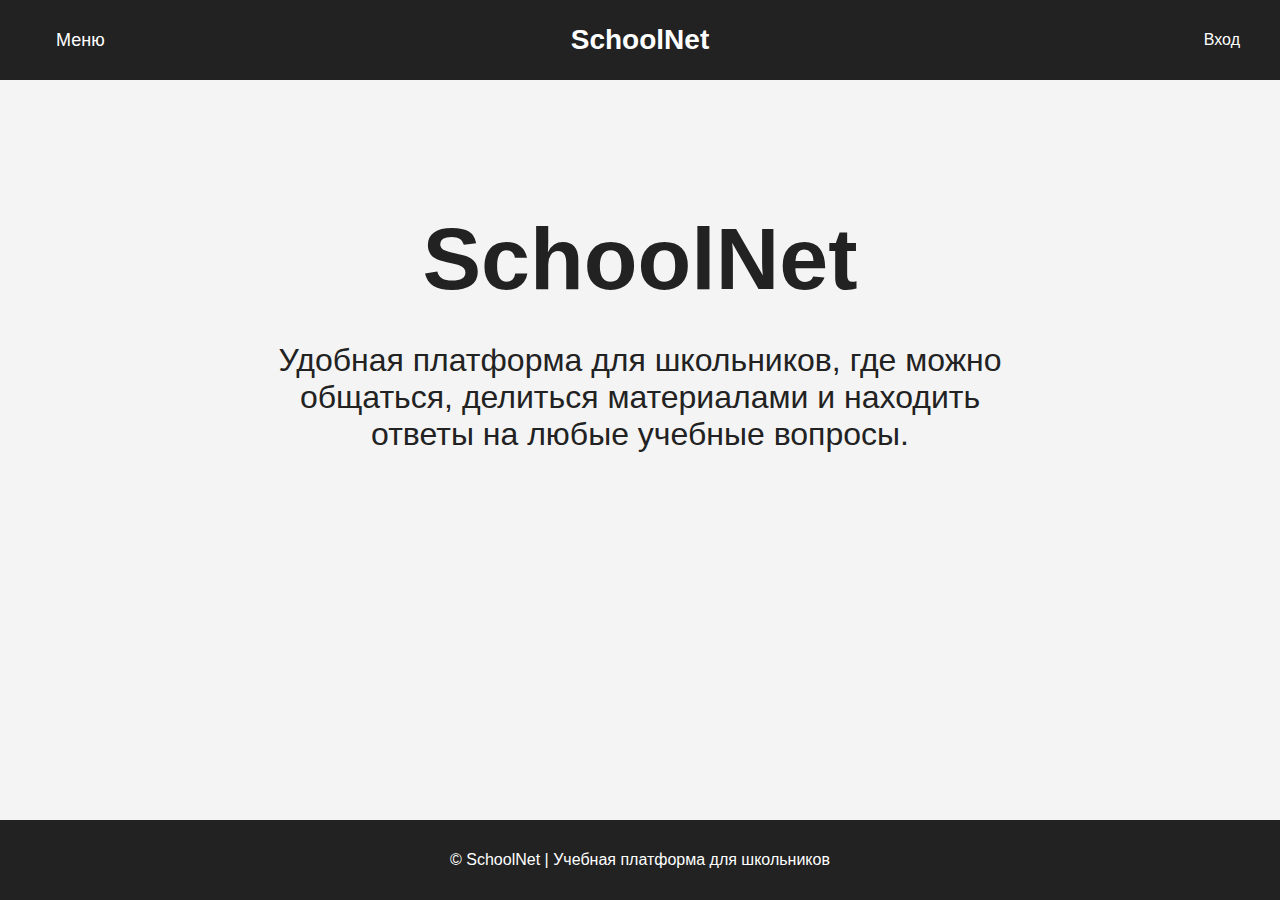
<file: index.html>
<!DOCTYPE html>
<html lang="ru">
<head>
    <meta charset="UTF-8">
    <meta name="viewport" content="width=device-width, initial-scale=1.0">
    <title>SchoolNet</title>
    <link rel="stylesheet" type="text/css" href="style.css">
</head>
<body>
    <header class="header">
        <div class="dropdown">
            <button class="dropbtn">Меню</button>
            <div class="drop_content">
                <a href="forum.html">Форум</a>
                <a href="library.html">Библиотека</a>
                <a href="questions.html">Вопрос-Ответ</a>
            </div>
        </div>
        
        <h1 class="logo">SchoolNet</h1>

        <div class="auth_link">
            <a href="login.html">Вход</a>
        </div>
    </header>

    <main class="body_full">
        <div class="centr">
            <h1 class="logotip">SchoolNet</h1>
        </div>
        <p class="opis">Удобная платформа для школьников, где можно общаться, делиться материалами и находить ответы на любые учебные вопросы.</p>
    </main>

    <footer class="footer">
        <p class="doki">© SchoolNet | Учебная платформа для школьников</p>
    </footer>
</body>
</html>
</file>
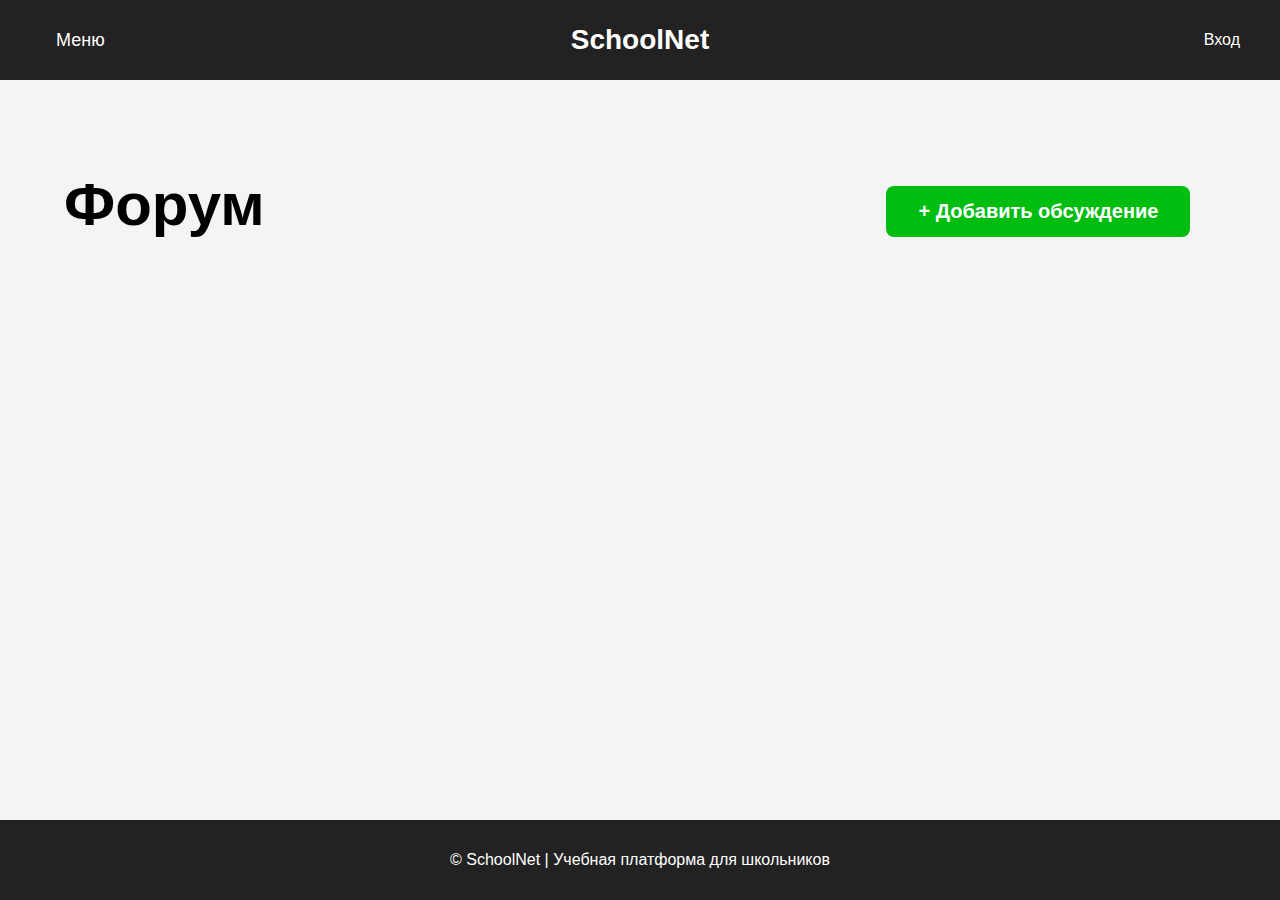
<file: forum.html>
<!DOCTYPE html>
<html lang="ru">
<head>
    <meta charset="UTF-8">
    <meta name="viewport" content="width=device-width, initial-scale=1.0">
    <title>Форум | SchoolNet</title>
    <link rel="stylesheet" type="text/css" href="style.css">
</head>
<body>
    <header class="header">
        <div class="dropdown">
            <button class="dropbtn">Меню</button>
            <div class="drop_content">
                <a href="forum.html">Форум</a>
                <a href="library.html">Библиотека</a>
                <a href="questions.html">Вопрос-Ответ</a>
            </div>
        </div>
        
        <a href="index.html" class="logo_link">SchoolNet</a>

        <div class="auth_link">
            <a href="login.html">Вход</a>
        </div>
    </header>

    <main class="body_full">
        <div class="header-line">
            <h1 class="flogo">Форум</h1>
            <button onclick="addCategoryCard()" class="btn-dark">+ Добавить обсуждение</button>
        </div>
    </main>

    <footer class="footer">
        <p class="doki">© SchoolNet | Учебная платформа для школьников</p>
    </footer>
</body>
</html>
</file>
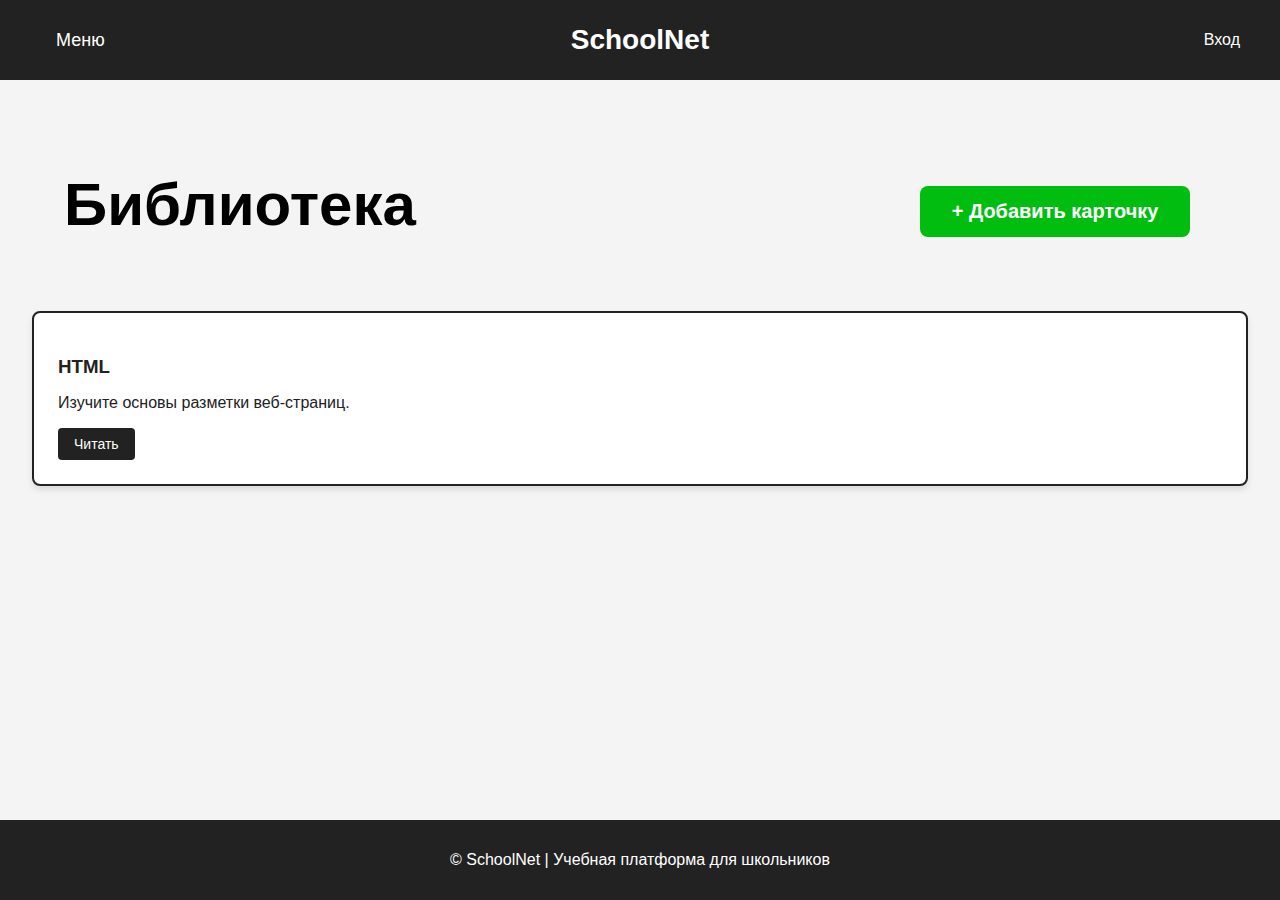
<file: library.html>
<!DOCTYPE html>
<html lang="ru">
<head>
    <meta charset="UTF-8">
    <meta name="viewport" content="width=device-width, initial-scale=1.0">
    <title>Библиотека | SchoolNet</title>
    <link rel="stylesheet" type="text/css" href="style.css">
</head>
<body>
    <header class="header">
        <div class="dropdown">
            <button class="dropbtn">Меню</button>
            <div class="drop_content">
                <a href="forum.html">Форум</a>
                <a href="library.html">Библиотека</a>
                <a href="questions.html">Вопрос-Ответ</a>
            </div>
        </div>
        
        <a href="index.html" class="logo_link">SchoolNet</a>

        <div class="auth_link">
            <a href="login.html">Вход</a>
        </div>
    </header>

    <main class="body_full">
        <div class="header-line">
            <h1 class="liblogo">Библиотека</h1>
            <button class="btn-dark" data-open="qa-ask">+ Добавить карточку</button>
        </div>

        <div class="container" id="cardsContainer">
            <div class="category-card visible">
                <h3>HTML</h3>
                <p>Изучите основы разметки веб-страниц.</p>
                <div class="card-actions">
                    <a href="pages/html-basics.html" class="btn">Читать</a>
                </div>
            </div>
        </div>
    </main>
    
    <footer class="footer">
        <p class="doki">© SchoolNet | Учебная платформа для школьников</p>
    </footer>

    <script src = 'script.js'></script>
    <div id="nameModal" class="modal" aria-hidden = 'true'>
        <div class="modal-content">
            <h3>Введите название темы</h3>
            <input type="text" id="cardNameInput" placeholder="Название темы">
            <div class="modal-actions">
                <button onclick="confirmName()">Создать</button>
                <button onclick="cancelName()">Отмена</button>
            </div>
        </div>
    </div>
</body>
</html>
</file>
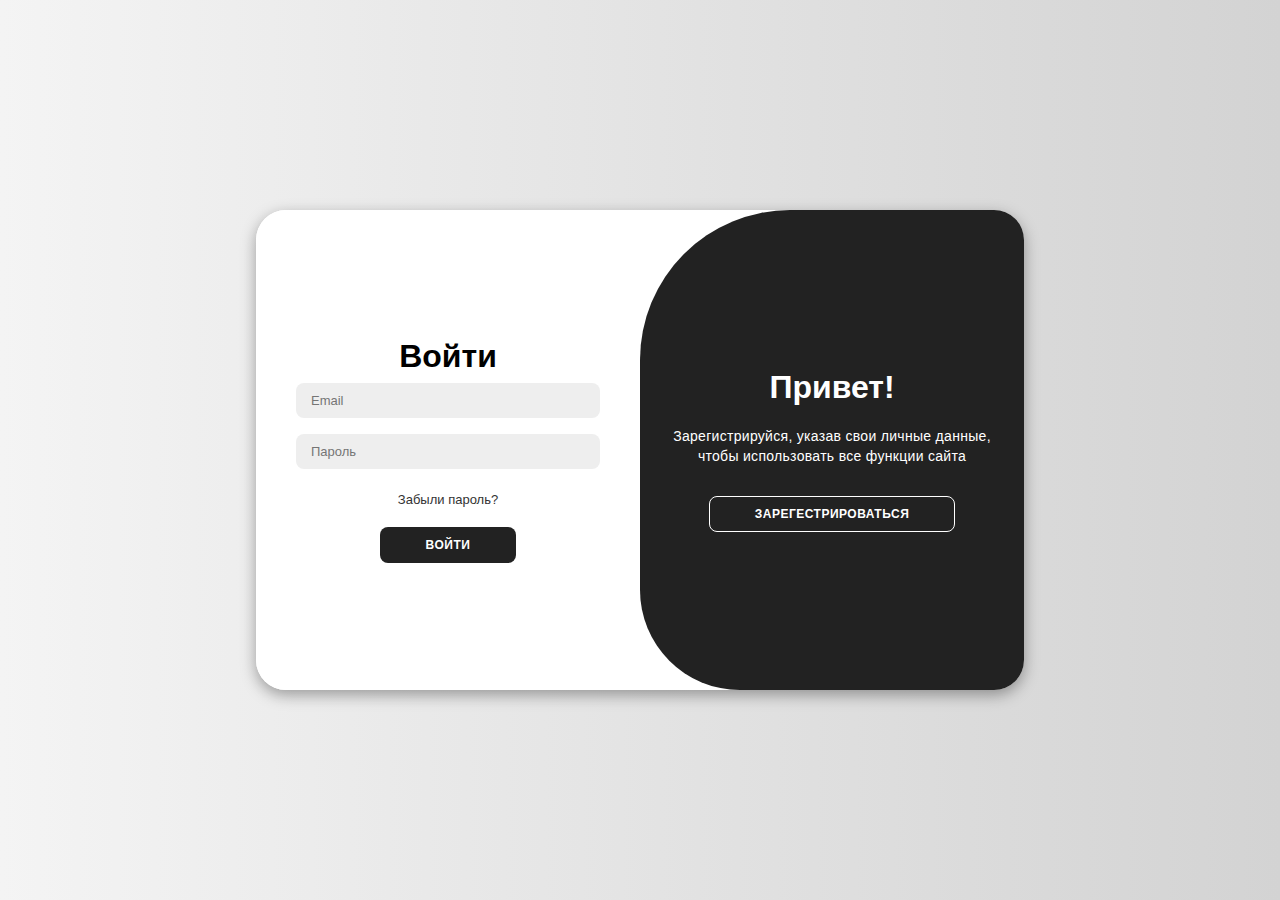
<file: login.html>
<!DOCTYPE html>
<html lang="ru">

<head>
    <meta charset="UTF-8">
    <meta name="viewport" content="width=device-width, initial-scale=1.0">
    <link rel="stylesheet" href="stylogin.css">
    <title>SchoolNet</title>
</head>

<body>

    <div class="container" id="container">
        <div class="form-container sign-up">
            <form>
                <h1>Создать аккаунт</h1>
                <input type="text" placeholder="Ваш личный код">
                <button>Зарегестрироваться</button>
            </form>
        </div>
        <div class="form-container sign-in">
            <form>
                <h1>Войти</h1>
                <input type="email" placeholder="Email">
                <input type="password" placeholder="Пароль">
                <a href="#">Забыли пароль?</a>
                <button>Войти</button>
            </form>
        </div>
        <div class="toggle-container">
            <div class="toggle">
                <div class="toggle-panel toggle-left">
                    <h1>Дабро пожаловать!</h1>
                    <p>Введи свои личные данные, чтобы использовать все функции сайта</p>
                    <button class="hidden" id="login">Войти</button>
                </div>
                <div class="toggle-panel toggle-right">
                    <h1>Привет!</h1>
                    <p>Зарегистрируйся, указав свои личные данные, чтобы использовать все функции сайта</p>
                    <button class="hidden" id="register">Зарегестрироваться</button>
                </div>
            </div>
        </div>
    </div>

    <script src="script-log.js"></script>
</body>

</html>
</file>
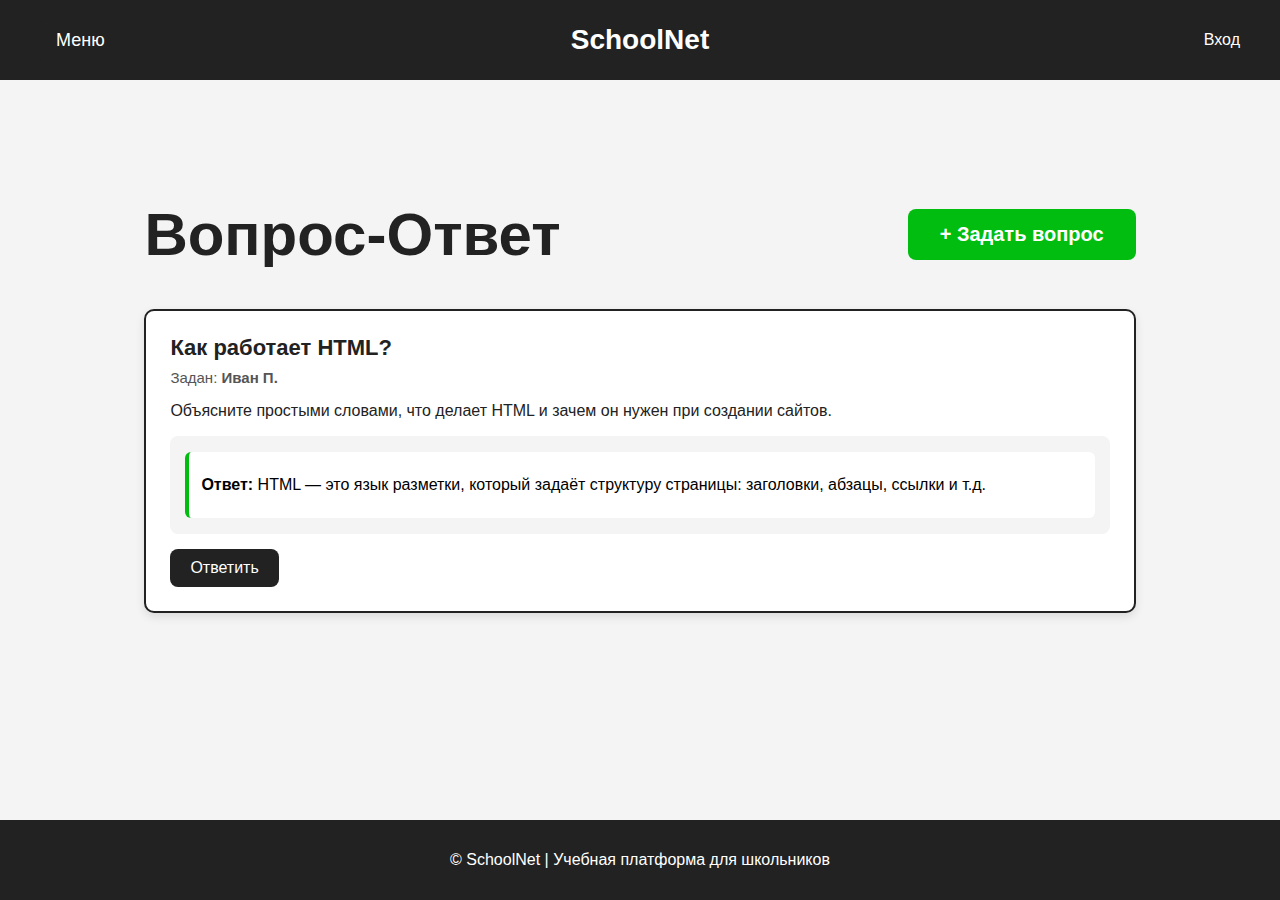
<file: questions.html>
<!DOCTYPE html>
<html lang="ru">
<head>
    <meta charset="UTF-8">
    <meta name="viewport" content="width=device-width, initial-scale=1.0">
    <title>Вопрос-Ответ | SchoolNet</title>
    <link rel="stylesheet" href="style.css">
    <link rel="stylesheet" href="questions.css">
</head>
<body>
    <header class="header">
        <div class="dropdown">
            <button class="dropbtn">Меню</button>
            <div class="drop_content">
                <a href="forum.html">Форум</a>
                <a href="library.html">Библиотека</a>
                <a href="questions.html">Вопрос-Ответ</a>
            </div>
        </div>

        <a href="index.html" class="logo_link">SchoolNet</a>

        <div class="auth_link">
            <a href="login.html">Вход</a>
        </div>
    </header>

    <main class="qa_wrapper">
    <main class="qa_page">
        <div class="qa_header_zone">
            <h1 class="qa_big_title">Вопрос-Ответ</h1>
            <button class="qa_add_btn" data-open = qa-ask>+ Задать вопрос</button>
        </div>

        <div class="qa_block_list">
            <div class="qa_item">
                <h3 class="qa_item_title">Как работает HTML?</h3>
                <p class="qa_item_author">Задан: <b>Иван П.</b></p>
                <p class="qa_item_text">Объясните простыми словами, что делает HTML и зачем он нужен при создании сайтов.</p>
                <div class="qa_answers_zone">
                    <div class="qa_answer_item">
                        <p><b>Ответ:</b> HTML — это язык разметки, который задаёт структуру страницы: заголовки, абзацы, ссылки и т.д.</p>
                    </div>
                </div>
                <button class="qa_reply_btn" data-open="qa-answer">Ответить</button>
            </div>
        </div>
    </main>
    </main>

    <footer class="footer">
        <p class="doki">© SchoolNet | Учебная платформа для школьников</p>
    </footer>

    
    <!-- ===== МОДАЛКА: ЗАДАТЬ ВОПРОС ===== -->
<div id="qa_modal_ask" class="qa_modal_wrap" aria-hidden="true">
  <div class="qa_modal_box">
    <button class="qa_modal_close_btn" data-modal="qa_modal_ask" aria-label="Закрыть">&times;</button>
    <h3 class="qa_modal_heading">Задать вопрос</h3>
    <form id="qa_form_ask" class="qa_modal_form">
      <input name="author" class="qa_field" type="text" placeholder="Ваше имя" required>
      <input name="class" class="qa_field" type="text" placeholder="Класс (напр. 8А)" required>
      <input name="topic" class="qa_field" type="text" placeholder="Тема вопроса" required>
      <textarea name="question" class="qa_textarea" placeholder="Опишите ваш вопрос..." required></textarea>
      <div class="qa_modal_actions">
        <button type="button" class="qa_btn qa_btn_cancel" data-modal="qa_modal_ask">Отмена</button>
        <button type="submit" class="qa_btn qa_btn_submit">Опубликовать</button>
      </div>
    </form>
  </div>
</div>

<!-- ===== МОДАЛКА: ОТВЕТИТЬ ===== -->
<div id="qa_modal_answer" class="qa_modal_wrap" aria-hidden="true">
  <div class="qa_modal_box">
    <button class="qa_modal_close_btn" data-modal="qa_modal_answer" aria-label="Закрыть">&times;</button>
    <h3 class="qa_modal_heading">Добавить ответ</h3>
    <form id="qa_form_answer" class="qa_modal_form">
      <input name="author" class="qa_field" type="text" placeholder="Ваше имя" required>
      <textarea name="answer" class="qa_textarea" placeholder="Напишите ответ..." required></textarea>
      <!-- скрытое поле, куда JS поместит id вопроса -->
      <input type="hidden" name="question_id" id="qa_answer_question_id">
      <div class="qa_modal_actions">
        <button type="button" class="qa_btn qa_btn_cancel" data-modal="qa_modal_answer">Отмена</button>
        <button type="submit" class="qa_btn qa_btn_submit">Отправить</button>
      </div>
    </form>
  </div>
</div>

<script>
/*
  Универсальный JS для открытия/закрытия модалок и привязки кнопок "Задать вопрос" и "Ответить".
  Работает даже если кнопки появляются динамически.
*/

(function(){
  // селекторы — уникальны для этого файла
  const ASK_BUTTON_SELECTOR = '[data-open="qa-ask"]';      // кнопка "Задать вопрос" — ставь data-open="qa-ask"
  const ANSWER_BUTTON_SELECTOR = '[data-open="qa-answer"]';// кнопки "Ответить" — ставь data-open="qa-answer" и data-id="ID_ВОПРОСА"
  const MODAL_ATTR = 'data-modal-id';

  // функции показа/скрытия модалки — используют aria-hidden
  function showModal(modalEl){
    if(!modalEl) return;
    modalEl.setAttribute('aria-hidden','false');
  }
  function hideModal(modalEl){
    if(!modalEl) return;
    modalEl.setAttribute('aria-hidden','true');
  }

  // прикрепим делегирование: на document слушаем клики по кнопкам открытия/закрытия
  document.addEventListener('click', function(e){
    // открыть модалку "Задать вопрос"
    const askBtn = e.target.closest(ASK_BUTTON_SELECTOR);
    if(askBtn){
      const modal = document.getElementById('qa_modal_ask');
      showModal(modal);
      return;
    }

    // открыть модалку "Ответить" — кнопки должны иметь data-id (id вопроса)
    const answerBtn = e.target.closest(ANSWER_BUTTON_SELECTOR);
    if(answerBtn){
      const questionId = answerBtn.getAttribute('data-id') || answerBtn.dataset.id;
      const modal = document.getElementById('qa_modal_answer');
      // поместим id в скрытое поле
      const hidden = document.getElementById('qa_answer_question_id');
      if(hidden) hidden.value = questionId || '';
      showModal(modal);
      return;
    }

    // кнопки закрыть/отмена — кнопки имеют data-modal атрибут у нас в HTML close и cancel
    const closeBtn = e.target.closest('.qa_modal_close_btn');
    if(closeBtn){
      const targetId = closeBtn.getAttribute('data-modal') || closeBtn.dataset.modal;
      // если у кнопки нет data-modal — просто закроем родительский модал
      if(targetId){
        const modal = document.getElementById(targetId);
        hideModal(modal);
      } else {
        // ищем ближайший .qa_modal_wrap
        const parentModal = e.target.closest('.qa_modal_wrap');
        hideModal(parentModal);
      }
      return;
    }

    const cancelBtn = e.target.closest('.qa_btn_cancel');
    if(cancelBtn){
      const modalId = cancelBtn.getAttribute('data-modal');
      if(modalId){
        const modal = document.getElementById(modalId);
        hideModal(modal);
      } else {
        const parentModal = e.target.closest('.qa_modal_wrap');
        hideModal(parentModal);
      }
      return;
    }
  });

  // Закрытие по клику на фон
  document.querySelectorAll('.qa_modal_wrap').forEach(modalEl=>{
    modalEl.addEventListener('click', function(ev){
      if(ev.target === modalEl){ hideModal(modalEl); }
    });
  });

  // Обработка сабмита форм (локально — пока без сервера)
  const askForm = document.getElementById('qa_form_ask');
  if(askForm){
    askForm.addEventListener('submit', function(ev){
      ev.preventDefault();
      // можно получить данные:
      const formData = new FormData(askForm);
      // Пример: вывести в консоль и закрыть модалку
      console.log('Новый вопрос:', Object.fromEntries(formData.entries()));
      hideModal(document.getElementById('qa_modal_ask'));
      // TODO: здесь отправлять данные на сервер
      alert('Вопрос добавлен (пример).');
    });
  }

  const answerForm = document.getElementById('qa_form_answer');
  if(answerForm){
    answerForm.addEventListener('submit', function(ev){
      ev.preventDefault();
      const formData = new FormData(answerForm);
      console.log('Новый ответ:', Object.fromEntries(formData.entries()));
      hideModal(document.getElementById('qa_modal_answer'));
      alert('Ответ добавлен (пример).');
    });
  }

  // Дополнительно: если у тебя уже есть кнопка в шапке для "Задать вопрос", но без data-open,
  // можно автоматически пометить её (опционально). Ниже — пример: если элемент с id openQuestionForm есть — пометим.
  const headerAsk = document.getElementById('openQuestionForm');
  if(headerAsk && !headerAsk.hasAttribute('data-open')){
    headerAsk.setAttribute('data-open','qa-ask');
    headerAsk.setAttribute('data-open-legacy','true');
    // также можно добавить ASK_BUTTON_SELECTOR класс — но делегирование уже ловит этот атрибут
  }

})();
</script>
</body>
</html>
</file>
<file: style.css>
body {
    margin: 0;
    height: 100%;
    display: flex;
    flex-direction: column;
    font-family: Arial, sans-serif;
    background-color: #f4f4f4;
}

html {
    margin: 0;
    height: 100%;
}

.header {
    background-color: #222;
    color: white;
    height: 80px;
    display: flex;
    align-items: center;
    justify-content: space-between;
    padding: 0 40px;
    position: relative;
}

.logo {
    font-size: 28px;
    font-weight: bold;
    position: absolute;
    left: 50%;
    transform: translateX(-50%);
    margin: 0;
}

.auth_link a {
    color: white;
    text-decoration: none;
    margin-left: 20px;
    font-size: 16px;
}

.auth_link a:hover {
    text-decoration: underline;
}

.dropdown {
    position: relative;
    display: inline-block;
}

.dropbtn {
    background-color: #222;
    color: white;
    font-size: 18px;
    border: none;
    cursor: pointer;
    padding: 10px 16px;
    border-radius: 4px;   
}

.dropbtn:hover {
    background-color: #333;
}

.drop_content {
    display: none;
    position: absolute;
    left: 0;
    top: 100%;
    background-color: #333;
    min-width: 160px;
    z-index: 1;
    border-radius: 4px;    
}

.drop_content a {
    color: white;
    padding: 10px 14px;
    text-decoration: none;
    display: block;
    border-radius: 4px;   
}

.drop_content a:hover {
    background-color: #444;
}

.dropdown:hover .drop_content {
    display: block;
}

.centr {
    display: flex;
    justify-content: center;
    align-items: center;
    margin-bottom: 20px;
    margin-top: 10%;
    padding: 0 5%;
}

.logotip{
    color: #222;
    font-family: Arial, sans-serif;
    font-weight: bolder;
    display: flex;
    justify-content: center;
    align-items: center;
    font-size: 550%;
    margin: 0;
    animation : appear 3s forwards;
}

.opis {
    color: #222;
    font-family: Arial, sans-serif;
    display: flex;
    justify-content: center;
    align-items: center;
    margin-left: 250px;
    margin-right: 250px;
    text-align: center;
    font-size: 200%;
    animation : appear 3s forwards;
}

@keyframes appear{
  from {
    opacity: 0;
  }
  to{
    opacity: 1;
  }
}
.footer {
    background: #222;
    color: white;
    text-align: center;
    padding: 15px 0;
}

.body_full {
    flex: 1;
}

.logo_link {
    font-size: 28px;
    font-weight: bold;
    position: absolute;
    left: 50%;
    transform: translateX(-50%);
    margin: 0;
    text-decoration: none;
    color: white;
}

.liblogo {
    font-size: 60px;
    margin-left: 5%;
    margin-top: 7%;
}

.flogo {
    font-size: 60px;
    margin-left: 5%;
    margin-top: 7%;
}

.knopka {
    margin-right: 5%;
    display: flex;
    font-size: 25px;
}


.btn-dark {
    background: #00bd10;
    color: white;
    padding: 14px 32px;
    border: none;
    border-radius: 8px;
    font-size: 20px;
    font-weight: 600;
    cursor: pointer;
    transition: 0.3s;
    margin-right: 7%;
    margin-top: 5%;
}

.btn-dark:hover {
  background: #00d612;
  border-color: #00d612;
  transform: translateY(-2px);
  box-shadow: 0 6px 20px rgba(0, 0, 0, 0.2);
}

.btn-dark:active {
  transform: translateY(0);
}




.container {
            display: grid;
            grid-template-columns: repeat(auto-fit, minmax(300px, 1fr));
            gap: 2rem;
            padding: 2rem;
        }

        .category-card {
            background: white;
            border-radius: 8px;
            padding: 1.5rem;
            box-shadow: 0 4px 6px rgba(0, 0, 0, 0.1);
            border: 2px solid #222;
            opacity: 0;
            transform: translateY(20px);
            transition: all 0.3s ease;
        }

        .category-card.visible {
            opacity: 1;
            transform: translateY(0);
        }

        .category-card h3 {
            color: #222;
            margin-bottom: 0.5rem;
        }

        .category-card p {
            color: #222;
            margin-bottom: 1rem;
        }

        .btn {
            display: inline-block;
            background: #222;
            color: white;
            padding: 0.5rem 1rem;
            border: none;
            border-radius: 4px;
            cursor: pointer;
            text-decoration: none;
            font-size: 14px;
        }

        .btn:hover {
            background: #764ba2;
        }

        .add-btn {
            background: #28a745;
            margin: 2rem;
            padding: 1rem 2rem;
            font-size: 16px;
        }

        .delete-btn {
            background: #dc3545;
            margin-left: 10px;
        }

        .delete-btn:hover {
            background: #c82333;
        }

        .card-actions {
            display: flex;
            justify-content: space-between;
            margin-top: 1rem;
        }































.header-line {
    display: flex;
    justify-content: space-between;
    align-items: center;
}


















































.modal {
    position: fixed;
    width: 100%;
    height: 100%;
    display: none;
    justify-content: center;
    align-items: center;
    z-index: 1000;
    background: rgba(0,0,0,0.5);
}

.modal[aria-hidden="false"] { display: flex; }

.modal-content {
    background: white;
    padding: 20px;
    border-radius: 8px;
    width: 300px;
    box-shadow: 0 4px 6px rgba(0, 0, 0, 0.1);
}

.modal-content input {
    width: 90%;
    padding: 8px;
    margin: 10px 0;
    border: 1px solid #ddd;
    border-radius: 4px;
}

.modal-actions {
    display: flex;
    justify-content: flex-end;
    gap: 10px;
    margin-top: 15px;
}

.modal-actions button {
    padding: 8px 16px;
    border: none;
    border-radius: 4px;
    cursor: pointer;
}
</file>
<file: stylogin.css>
*{
    margin: 0;
    padding: 0;
    box-sizing: border-box;
    font-family: 'Montserrat', sans-serif;
}

body{
    background-color: #f4f4f4;
    background: linear-gradient(to right, #f4f4f4, #d3d3d3);
    display: flex;
    align-items: center;
    justify-content: center;
    flex-direction: column;
    height: 100vh;
}

.container{
    background-color: #fff;
    border-radius: 30px;
    box-shadow: 0 5px 15px rgba(0, 0, 0, 0.35);
    position: relative;
    overflow: hidden;
    width: 768px;
    max-width: 100%;
    min-height: 480px;
}

.container p{
    font-size: 14px;
    line-height: 20px;
    letter-spacing: 0.3px;
    margin: 20px 0;
}

.container span{
    font-size: 12px;
}

.container a{
    color: #333;
    font-size: 13px;
    text-decoration: none;
    margin: 15px 0 10px;
}

.container button{
    background-color: #222;
    color: #fff;
    font-size: 12px;
    padding: 10px 45px;
    border: 1px solid transparent;
    border-radius: 8px;
    font-weight: 600;
    letter-spacing: 0.5px;
    text-transform: uppercase;
    margin-top: 10px;
    cursor: pointer;
}

.container button.hidden{
    background-color: transparent;
    border-color: #fff;
}

.container form{
    background-color: #fff;
    display: flex;
    align-items: center;
    justify-content: center;
    flex-direction: column;
    padding: 0 40px;
    height: 100%;
}

.container input{
    background-color: #eee;
    border: none;
    margin: 8px 0;
    padding: 10px 15px;
    font-size: 13px;
    border-radius: 8px;
    width: 100%;
    outline: none;
}

.form-container{
    position: absolute;
    top: 0;
    height: 100%;
    transition: all 0.6s ease-in-out;
}

.sign-in{
    left: 0;
    width: 50%;
    z-index: 2;
}

.container.active .sign-in{
    transform: translateX(100%);
}

.sign-up{
    left: 0;
    width: 50%;
    opacity: 0;
    z-index: 1;
}

.container.active .sign-up{
    transform: translateX(100%);
    opacity: 1;
    z-index: 5;
    animation: move 0.6s;
}

@keyframes move{
    0%, 49.99%{
        opacity: 0;
        z-index: 1;
    }
    50%, 100%{
        opacity: 1;
        z-index: 5;
    }
}

.social-icons{
    margin: 20px 0;
}

.social-icons a{
    border: 1px solid #ccc;
    border-radius: 20%;
    display: inline-flex;
    justify-content: center;
    align-items: center;
    margin: 0 3px;
    width: 40px;
    height: 40px;
}

.toggle-container{
    position: absolute;
    top: 0;
    left: 50%;
    width: 50%;
    height: 100%;
    overflow: hidden;
    transition: all 0.6s ease-in-out;
    border-radius: 150px 0 0 100px;
    z-index: 1000;
}

.container.active .toggle-container{
    transform: translateX(-100%);
    border-radius: 0 150px 100px 0;
}

.toggle{
    background-color: #222;
    height: 100%;
    color: #fff;
    position: relative;
    left: -100%;
    height: 100%;
    width: 200%;
    transform: translateX(0);
    transition: all 0.6s ease-in-out;
}

.container.active .toggle{
    transform: translateX(50%);
}

.toggle-panel{
    position: absolute;
    width: 50%;
    height: 100%;
    display: flex;
    align-items: center;
    justify-content: center;
    flex-direction: column;
    padding: 0 30px;
    text-align: center;
    top: 0;
    transform: translateX(0);
    transition: all 0.6s ease-in-out;
}

.toggle-left{
    transform: translateX(-200%);
}

.container.active .toggle-left{
    transform: translateX(0);
}

.toggle-right{
    right: 0;
    transform: translateX(0);
}

.container.active .toggle-right{
    transform: translateX(200%);
}
</file>
<file: questions.css>
/* ====== Стили страницы Вопрос-Ответ ====== */
/* Никакие глобальные элементы (body, header, footer) не трогаем */

.header {
    min-height: 80px;
}

.qa_page {
    flex-grow: 1;
    padding: 60px 6%;
    background-color: #f4f4f4;
    box-sizing: border-box;
}

.qa_wrapper {
    flex: 1;               /* растягивается между шапкой и подвалом */
    display: block;
    background-color: #f4f4f4;
    padding: 60px 6%;
    box-sizing: border-box;
}

.qa_header_zone {
    display: flex;
    justify-content: space-between;
    align-items: center;
    margin-bottom: 40px;
}

.qa_big_title {
    font-size: 60px;
    color: #222;
    margin: 0;
}

.qa_add_btn {
    background: #00bd10;
    color: white;
    padding: 14px 32px;
    border: none;
    border-radius: 8px;
    font-size: 20px;
    font-weight: 600;
    cursor: pointer;
    transition: 0.3s;
}

.qa_add_btn:hover {
    background: #00d612;
    transform: translateY(-2px);
}

/* ==== Карточки вопросов ==== */
.qa_block_list {
    display: flex;
    flex-direction: column;
    gap: 25px;
}

.qa_item {
    background: white;
    border: 2px solid #222;
    border-radius: 10px;
    padding: 1.5rem;
    box-shadow: 0 4px 10px rgba(0,0,0,0.1);
}

.qa_item_title {
    font-size: 22px;
    margin: 0 0 8px 0;
    color: #222;
}

.qa_item_author {
    font-size: 15px;
    color: #555;
    margin: 0 0 12px 0;
}

.qa_item_text {
    font-size: 16px;
    color: #222;
    margin-bottom: 16px;
}

.qa_answers_zone {
    background: #f4f4f4;
    border-radius: 8px;
    padding: 10px 15px;
    margin-bottom: 15px;
}

.qa_answer_item {
    background: white;
    border-left: 4px solid #00bd10;
    padding: 8px 12px;
    border-radius: 6px;
    margin: 6px 0;
}

.qa_reply_btn {
    background: #222;
    color: white;
    padding: 10px 20px;
    border: none;
    border-radius: 8px;
    cursor: pointer;
    font-size: 16px;
    transition: 0.3s;
}

.qa_reply_btn:hover {
    background: #333;
    transform: translateY(-2px);
}

/* ==== Всплывающее окно ==== */
.qa_popup {
    display: none;
    position: fixed;
    inset: 0;
    justify-content: center;
    align-items: center;
    background: rgba(0,0,0,0.5);
    z-index: 10; /* ниже шапки не нужно */
}

.qa_popup_box {
    background: white;
    padding: 30px;
    border-radius: 10px;
    width: 420px;
    box-shadow: 0 4px 12px rgba(0,0,0,0.3);
    position: relative;
    animation: qaFade 0.25s ease-in-out;
}

.qa_popup_title {
    text-align: center;
    margin-top: 0;
    color: #222;
}

.qa_close_popup {
    position: absolute;
    right: 15px;
    top: 10px;
    font-size: 26px;
    cursor: pointer;
    color: #666;
}

.qa_close_popup:hover {
    color: #000;
}

.qa_input_title,
.qa_input_text {
    width: 100%;
    border: 1px solid #ccc;
    border-radius: 6px;
    padding: 10px;
    font-size: 15px;
    margin-bottom: 12px;
}

.qa_input_text {
    min-height: 120px;
    resize: vertical;
}

.qa_submit_btn {
    background: #00bd10;
    color: white;
    border: none;
    padding: 10px 18px;
    border-radius: 6px;
    font-size: 16px;
    font-weight: 600;
    cursor: pointer;
    transition: 0.3s;
    width: 100%;
}

.qa_submit_btn:hover {
    background: #00d612;
    transform: translateY(-2px);
}

@keyframes qaFade {
    from { opacity: 0; transform: scale(0.95); }
    to { opacity: 1; transform: scale(1); }
}




/* Модалки для Q&A — уникальные классы (не конфликтуют с основными) */
.qa_modal_wrap {
  display: none; /* скрыто по умолчанию */
  position: fixed;
  inset: 0;
  background: rgba(0,0,0,0.5);
  justify-content: center;
  align-items: center;
  z-index: 120; /* достаточно чтобы быть над контентом, но не закрывать header */
}

.qa_modal_wrap[aria-hidden="false"] { display: flex; }

.qa_modal_box {
  background: #fff;
  width: 420px;
  max-width: 92%;
  padding: 22px;
  border-radius: 10px;
  box-shadow: 0 8px 24px rgba(0,0,0,0.2);
  position: relative;
  box-sizing: border-box;
}

.qa_modal_close_btn {
  position: absolute;
  top: 10px;
  right: 12px;
  border: none;
  background: transparent;
  font-size: 24px;
  cursor: pointer;
  color: #666;
}

.qa_modal_heading { margin: 0 0 12px 0; text-align:center; color:#222; }

.qa_modal_form { display:flex; flex-direction:column; gap:10px; }

.qa_field, .qa_textarea {
  width: 100%;
  padding: 10px;
  border-radius:6px;
  border:1px solid #ccc;
  font-size:14px;
  box-sizing:border-box;
}

.qa_textarea { min-height:110px; resize: vertical; }

.qa_modal_actions {
  display:flex;
  gap:10px;
  justify-content:flex-end;
  margin-top:6px;
}

.qa_btn { padding:8px 14px; border-radius:6px; border:none; cursor:pointer; font-weight:600; }
.qa_btn_cancel { background:#ddd; color:#222; }
.qa_btn_submit { background:#00bd10; color:#fff; }
.qa_btn_submit:hover { background:#00d612; }
</file>
